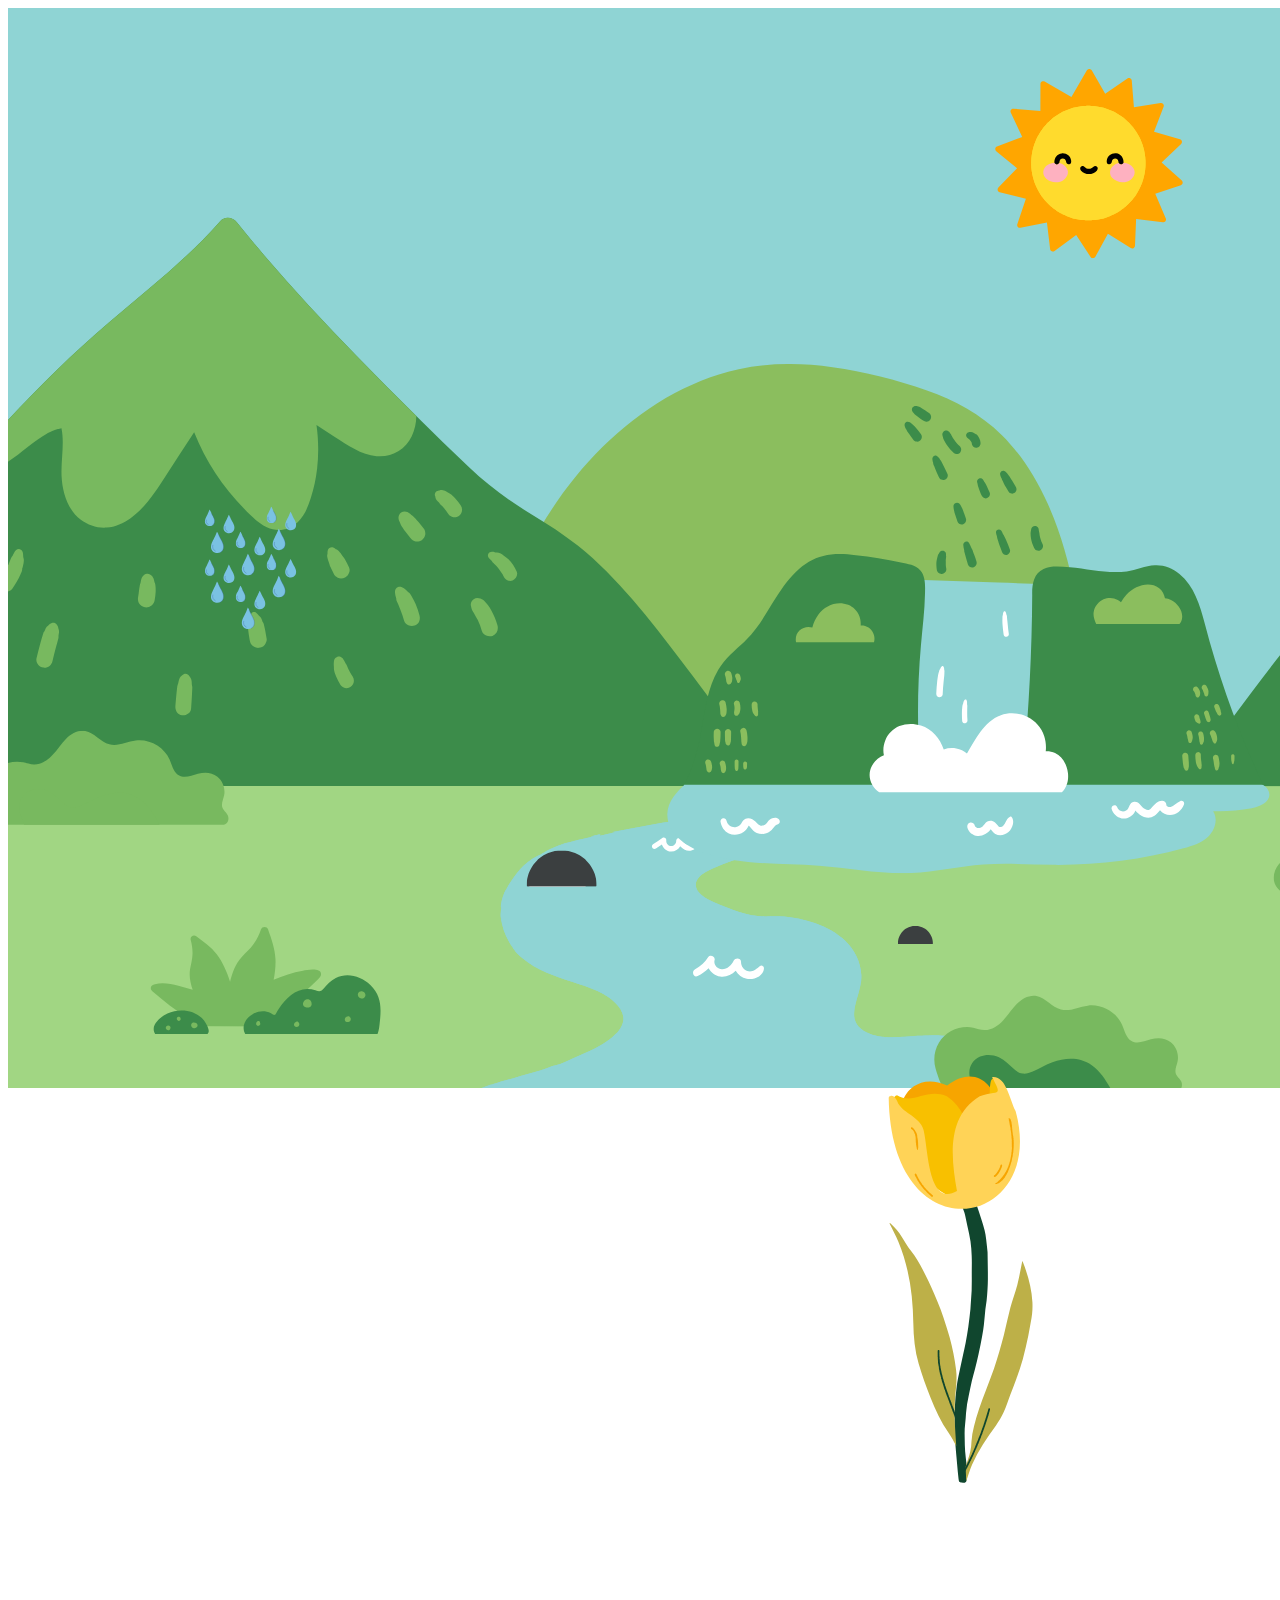
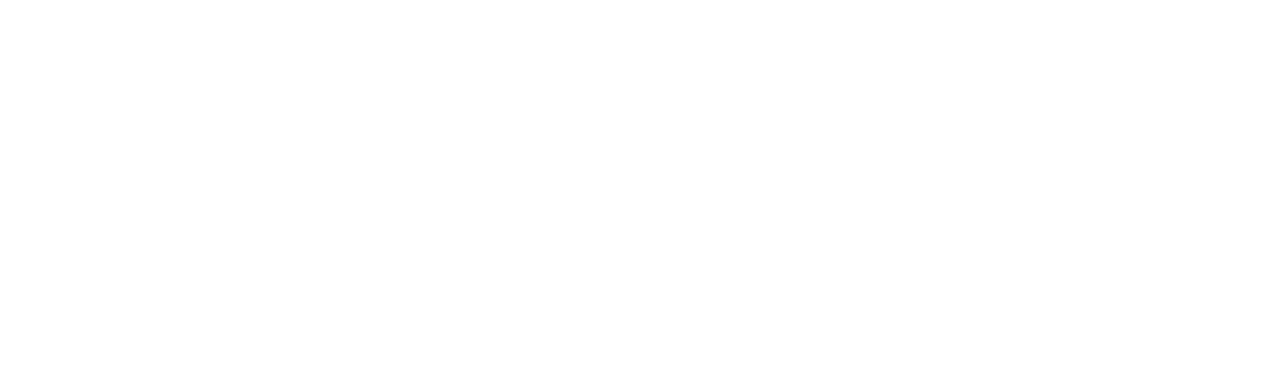
<file: DIA13/index.html>
<!DOCTYPE html>
<html lang="en">
<head>
    <meta charset="UTF-8">
    <meta name="viewport" content="width=device-width, initial-scale=1.0">
    <title>Animation</title>
    <link rel="stylesheet" href="../DIA13/styles.css">
</head>
<body>
    <div class="animacion">
        <img src="../DIA13/img/1.svg" >
     </div>
     <div class="animacion__Sol">
        <img src="../DIA13/img/2.svg" alt="Sol" >
     </div>
     <div class="animacion__Nube">
        <img src="../DIA13/img/3.svg" alt="Nube">
     </div>
     <div class="animacion__Flor">
        <img src="../DIA13/img/4.svg" alt="Flor" class="animacion__Flor">
     </div>
    <div class="animacion__Gotas">
        <img src="../DIA13/img/5.svg" alt="Gotas">
    </div>
</body>
</html>
</file>
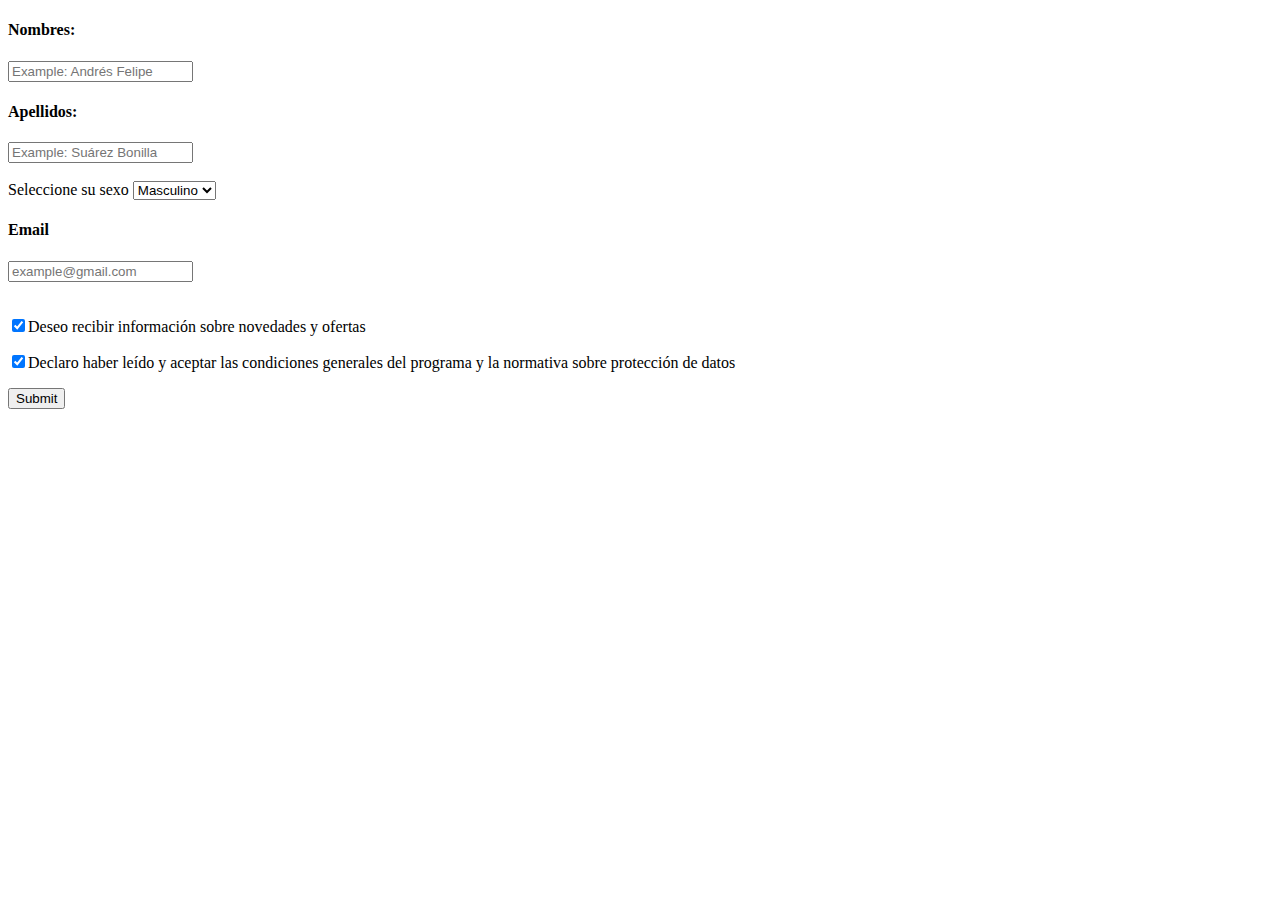
<file: html/index.html>
<!DOCTYPE html>
<html lang="en">
<head>
    <meta charset="UTF-8">
    <meta name="viewport" content="width=device-width, initial-scale=1.0">
    <title>Formulario de registro - Mi web</title>
</head>
<body>
    <div class="center-items">
    <forms action="" method="post" class="forms">
        <h4>Nombres: </h4>
        <input type="text" placeholder="Example: Andrés Felipe">
        <br>
        <h4>Apellidos: </h4>
        <input type="text" placeholder="Example: Suárez Bonilla">
        <br>
        <br>
        <label name="genero"> Seleccione su sexo 
            <select>
                <option>Masculino</option>
                <option>Femenino</option>
            </select>
        </label>

        <h4>Email</h4>
        <input type="email" placeholder="example@gmail.com">
        <br>
        <br>
        <p><input type="checkbox" checked>Deseo recibir información sobre novedades y ofertas</p>
        <p><input type="checkbox" checked>Declaro haber leído y aceptar las condiciones generales del programa y la normativa sobre protección de datos</p>

        <input type="submit" placeholder="Enviar"> 
    </forms>
    </div>
</body>
</html>
</file>
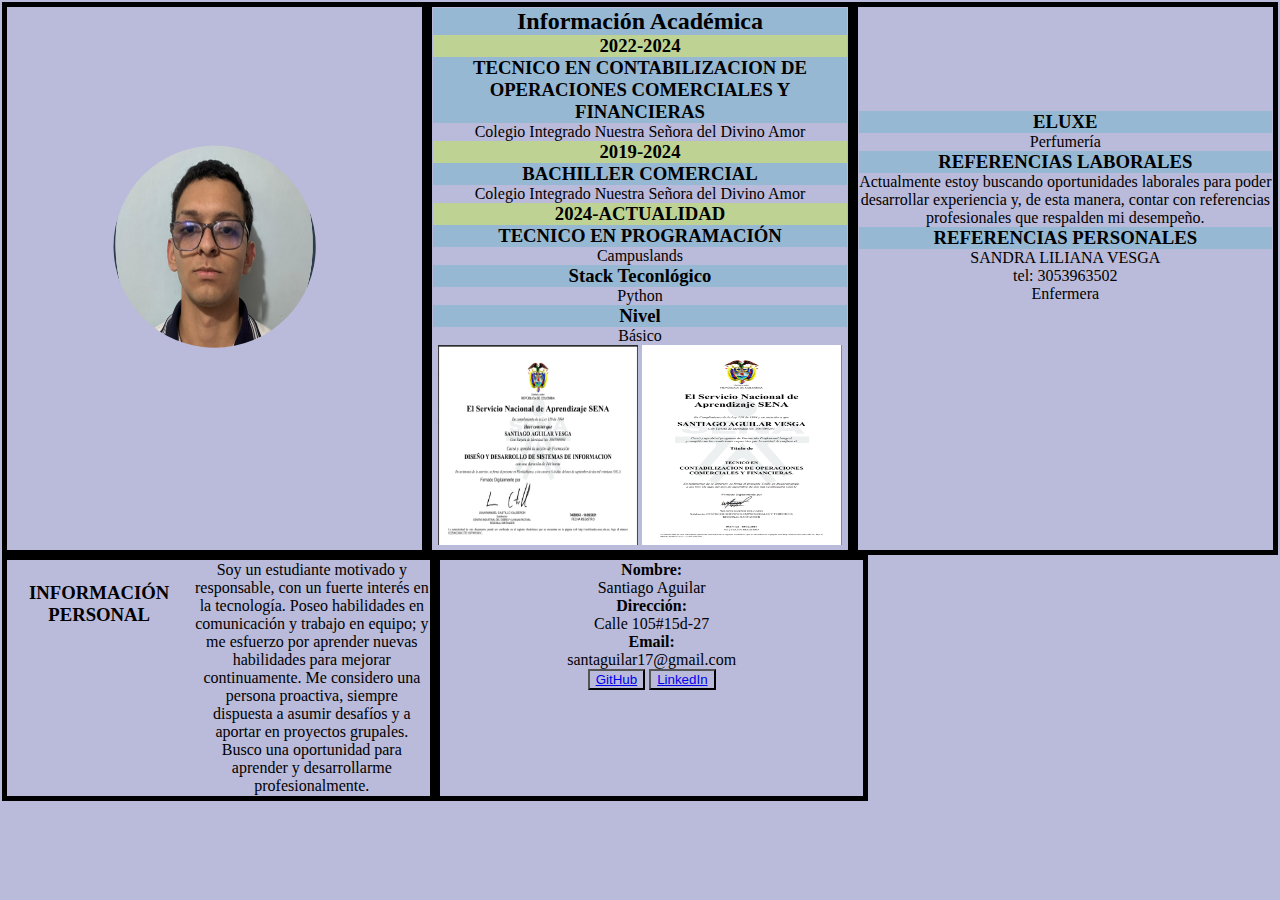
<file: DIA3/html/index.html>
<!DOCTYPE html>
<html lang="en">
<head>
    <link rel="preconnect" href="https://fonts.googleapis.com">
    <link rel="preconnect" href="https://fonts.gstatic.com" crossorigin>
    <link href="https://fonts.googleapis.com/css2?family=Oswald:wght@200..700&display=swap" rel="stylesheet">
    <meta charset="UTF-8">
    <meta name="viewport" content="width=device-width, initial-scale=1.0">
    <title>HV</title>
    <link rel="stylesheet" href="../css/style.css">
    <link rel="icon" type="image/x-icon" href="https://w7.pngwing.com/pngs/231/958/png-transparent-linkedin-resume-computer-icons-curriculum-vitae-the-law-office-of-roger-m-nichols-others-text-rectangle-resume.png">
    </head>
<body>
    <table>
        <tr>
            <td id="casillaFoto"><img src="/DIA3/img/fotoPerfil.png" id="fotoPerfil"> </td>
            <td id="infoAcademica">
                <h2>Información Académica</h2>
                <h3 class="fechas">2022-2024</h3>
                <h3 class="title">TECNICO EN CONTABILIZACION DE OPERACIONES
                COMERCIALES Y FINANCIERAS</h3>
                <p>Colegio Integrado Nuestra Señora
                del Divino Amor</p>
                <h3 class="fechas">2019-2024</h3>
                <h3 class="title">BACHILLER COMERCIAL</h3>
                <p>Colegio Integrado Nuestra Señora
                del Divino Amor</p>
                <h3 class="fechas">2024-ACTUALIDAD</h3>
                <h3 class="title">TECNICO EN PROGRAMACIÓN</h3>
                <p>Campuslands</p>
                <h3>Stack Teconlógico</h3>
                <p>Python</p>
                <h3>Nivel</h3>
                <p>Básico</p>
                <img src="/DIA3/img/DDDSI.png" class="cert">
                <img src="/DIA3/img/TCOCF.png" class="cert">
            </td>
            <td id="referencias">
                <p id="ELUXE">
                <h3>ELUXE</h3>
                <p>Perfumería</p>
                <h3>REFERENCIAS LABORALES</h3>
                <p>Actualmente estoy buscando
                oportunidades laborales para
                poder desarrollar experiencia y,
                de esta manera, contar con
                referencias profesionales que
                respalden mi desempeño.</p>
                <h3>REFERENCIAS PERSONALES</h3>
                <p>SANDRA LILIANA VESGA
                <br>tel: 3053963502
                <br>Enfermera
                </p>
                </p>
            </td>
        </tr>
        <tr>
            <td id="infoPersonal">
            <h3 style="margin: 5%;  background-color: rgb(186, 186, 218);">INFORMACIÓN PERSONAL</h3>
            <p style="margin-left: 1%; ">Soy un estudiante motivado y responsable, con un fuerte
                interés en la tecnología. Poseo habilidades en
                comunicación y trabajo en equipo; y me esfuerzo por
                aprender nuevas habilidades para mejorar
                continuamente. Me considero una persona proactiva,
                siempre dispuesta a asumir desafíos y a aportar en
                proyectos grupales. Busco una oportunidad para
                aprender y desarrollarme profesionalmente.
            </p>
            <td>
                <h4>Nombre: </h4><p>Santiago Aguilar</p>
                <h4>Dirección: </h4><p>Calle 105#15d-27</p>
                <h4>Email: </h4><p>santaguilar17@gmail.com</p>
                <button><a href="https://github.com/Santiagoaghhh">GitHub</a></button>
                <button><a href="https://www.linkedin.com/in/santiago-av-208b38348/">LinkedIn</a></button>
            </td>
            </td>
        </tr>
    </table>
</body>
</html>
</file>
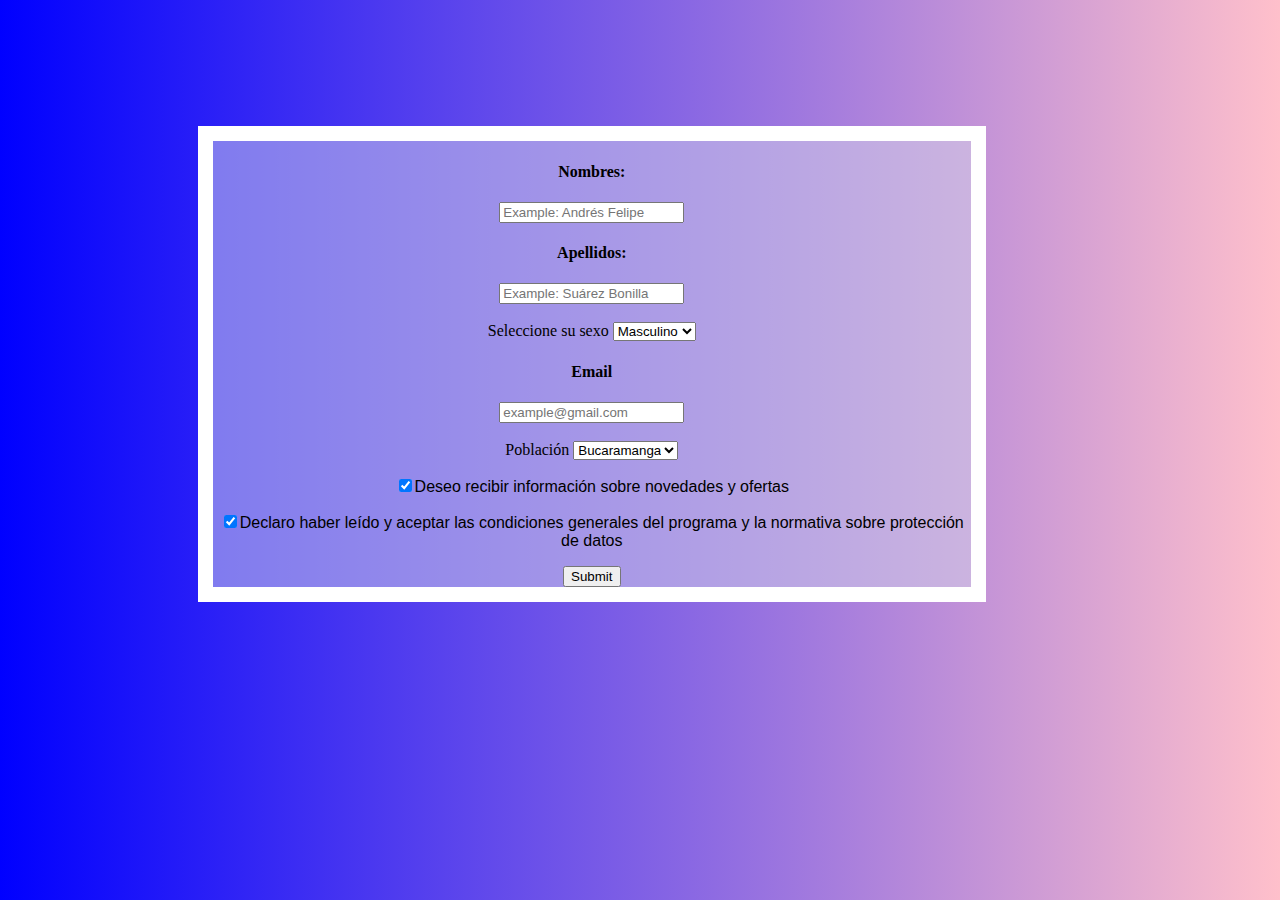
<file: DIA4/html/index.html>
<!DOCTYPE html>
<html lang="en">
<head>
    <meta charset="UTF-8">
    <meta name="viewport" content="width=device-width, initial-scale=1.0">
    <title>Formulario de registro - Mi web</title>
    <link rel="stylesheet" href="../css/style.css">
</head>
<body>
    <div class="center-items">
    <forms action="" method="post" class="forms" maxength="50" >
        <h4>Nombres: </h4>
        <input type="text" placeholder="Example: Andrés Felipe">
        <br>
        <h4>Apellidos: </h4>
        <input type="text" placeholder="Example: Suárez Bonilla">
        <br>
        <br>
        <label name="genero"> Seleccione su sexo 
            <select>
                <option>Masculino</option>
                <option>Femenino</option>
            </select>
        </label>

        <h4>Email</h4>
        <input type="email" placeholder="example@gmail.com">
        <br>
        <br>
        <label name="poblacion"> Población
            <select>
                <option value="bucaramanga">Bucaramanga</option>
                <option value="giron">Girón</option>
                <option value="floridablanca">Floridablanca</option>
                <option value="piedecuesta">Piedecuesta</option>
            </select>
        </label>
        <p><input type="checkbox" checked>Deseo recibir información sobre novedades y ofertas</p>
        <p><input type="checkbox" checked>Declaro haber leído y aceptar las condiciones generales del programa y la normativa sobre protección de datos</p>
        
        <input type="submit" placeholder="Enviar"> 
    </forms>
    </div>
</body>
</html>
</file>
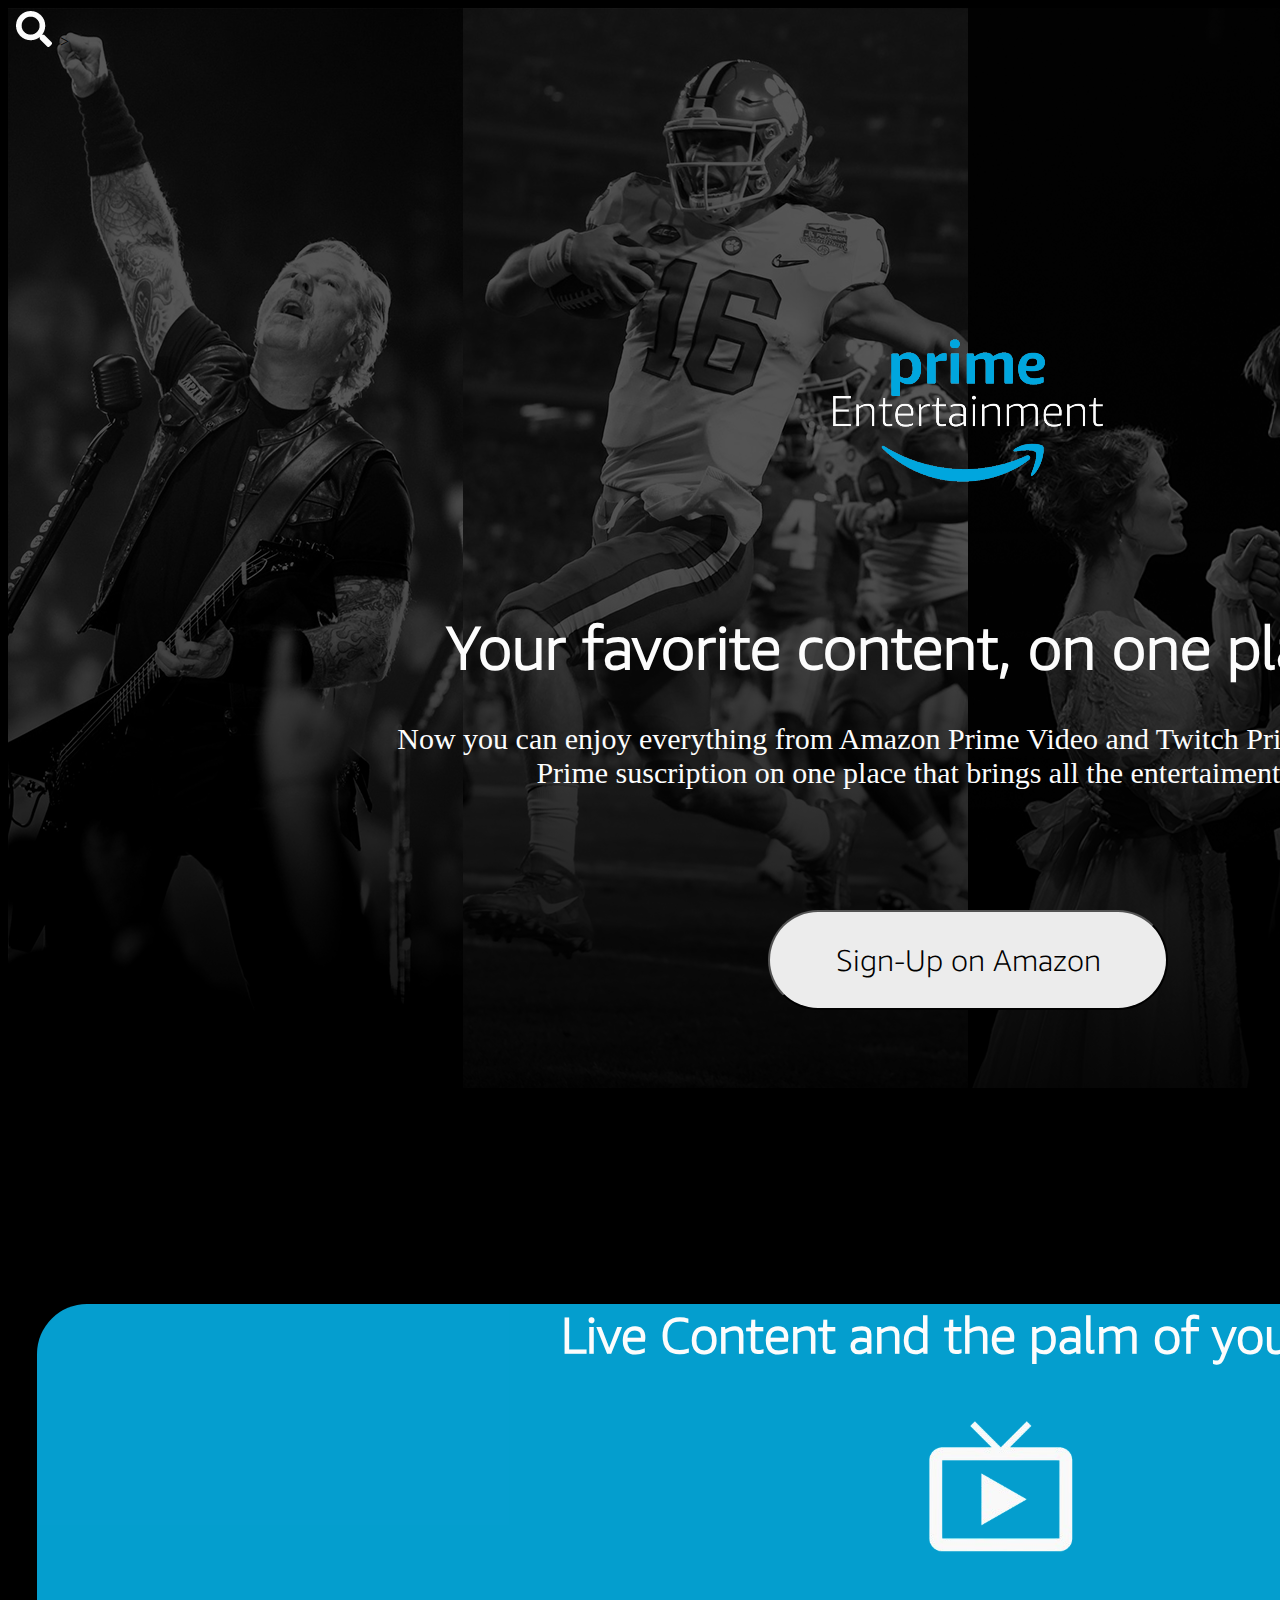
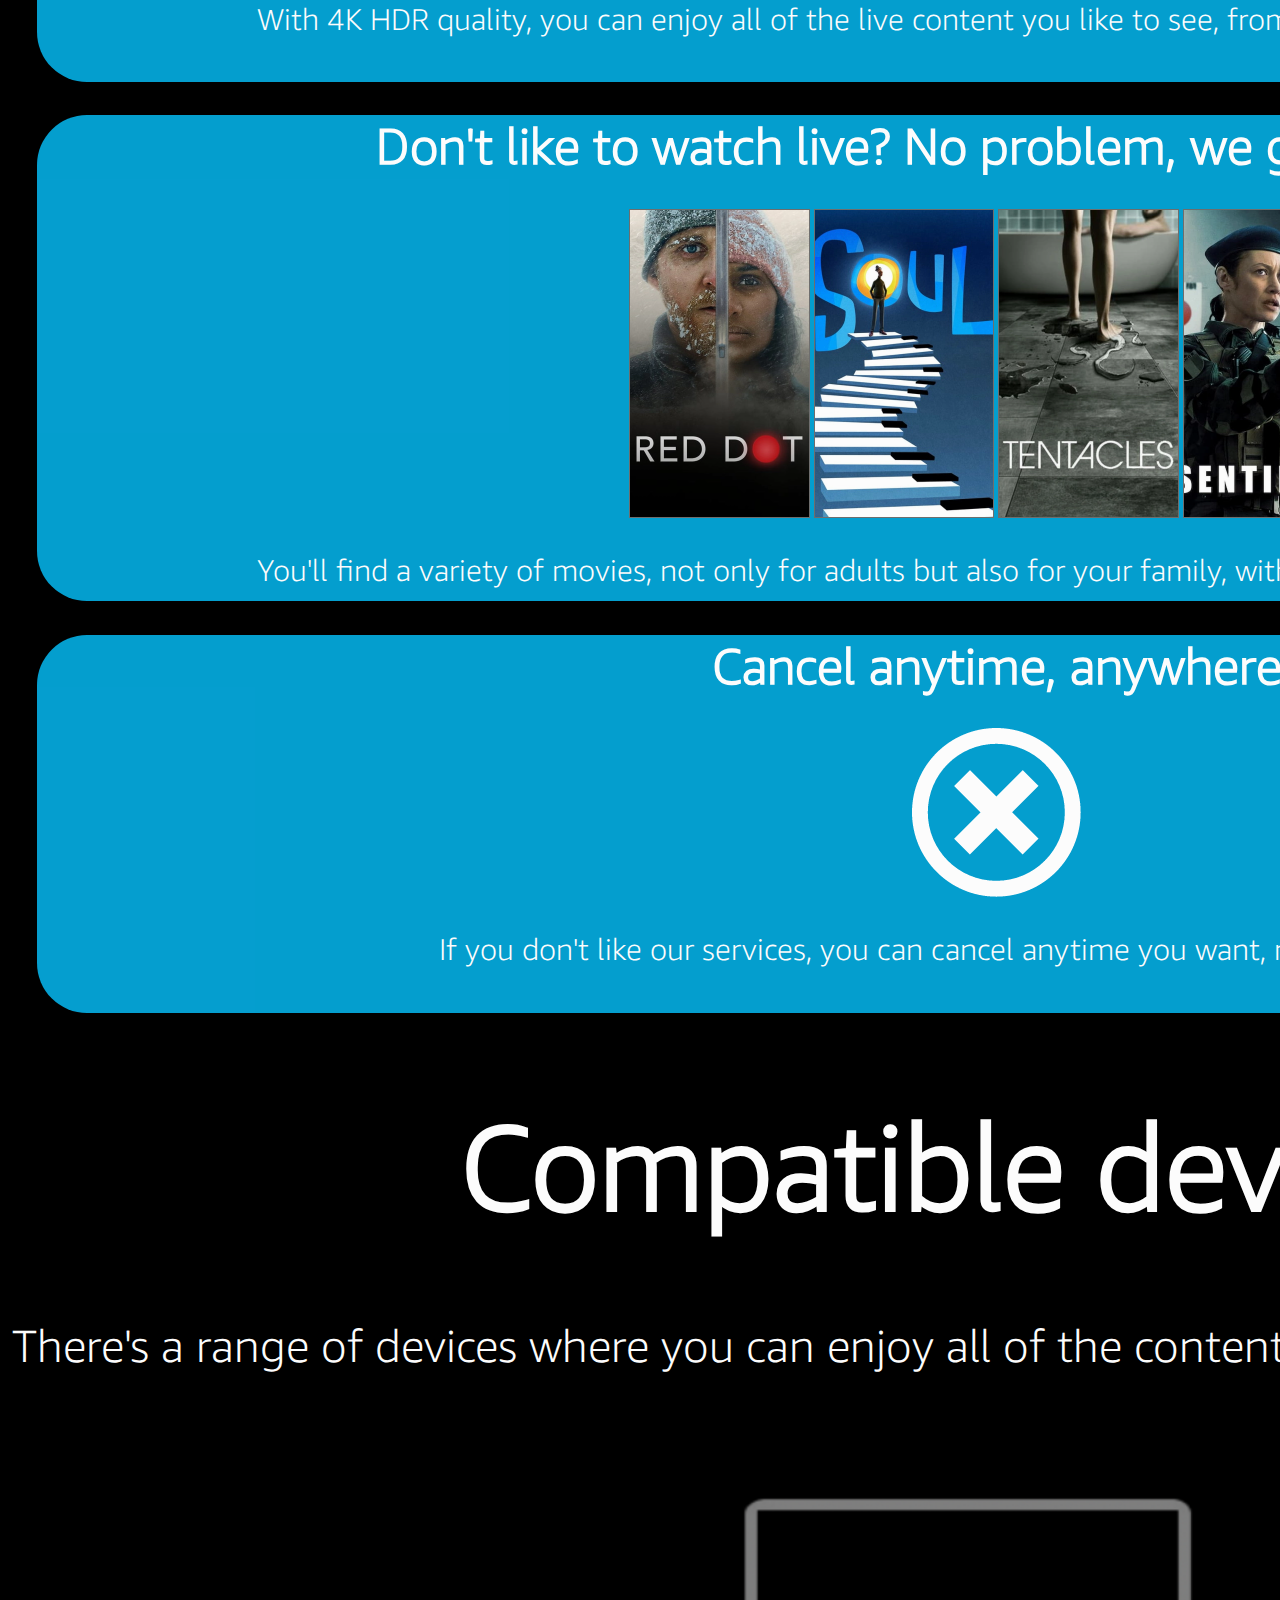
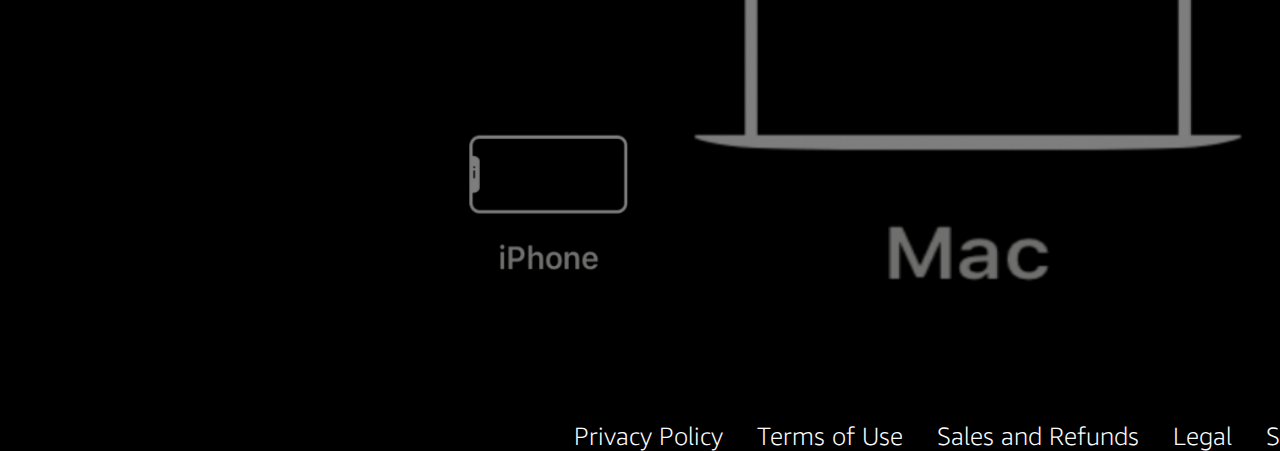
<file: DIA5/html/index.html>
<!DOCTYPE html>
<html lang="en">
<head>
    <meta charset="UTF-8">
    <meta name="viewport" content="width=device-width, initial-scale=1.0">
    <title>Amazon Prime</title>
    <link rel="stylesheet" href="../css/styles.css">
    <link rel="icon" type="image/x-icon" href="../img/LogoPrimeE2.png">
</head>
<body>
    <!--Fondo de toda la página-->
    <div id="fondo">
        <!--BARRA SUPERIOR (LOGIN + SEARCH BUTTON)-->
        <div id="topbar">
            <!--Search icon-->
            <div class="search">
                <button class="search"><img src="../img/Icon awesome-search.png" alt="searchbutton"></button>>
            </div>
    
            <!--Login button-->
            <div class="login">
                <button class="login">Login</button>
            </div>
        </div>
        
        <!--Logo-->
        <div id="logo">    
            <img src="../img/LogoPrimeE2.png"/>        
        </div>

        <!--Text pre sign-up-->
        <div id="text1">
            <h1 id="title1">Your favorite content, on one place only</h1>
                <p class="p-cont">Now you can enjoy everything from Amazon Prime Video and Twitch Prime with you Amazon Prime
                suscription on one place that brings all the entertaiment you love.</p>
        </div>

        <!--Sign up button-->
        <div class="signup">
            <button class="signup">Sign-Up on Amazon </button>
        </div>

        <!--container1-->
        <div class="container">
            <h1 class="title-cont">Live Content and the palm of your hand</h1>
            <img src="../img/TV.png"/>
            <p class="p-cont">With 4K HDR quality, you can enjoy all of the live content you like to see, from Sports 
                events to E-sports events.
            </p>
        </div>

        <!--container2-->
            <div class="container2">
                <h1 class="title-cont">Don't like to watch live? No problem, we got you covered</h1>
                <!--Imágenes-->
                <div>
                    <img src="../img/Rectangle 4-1.png" alt="Rectangle 4-1" class="container2">
                    <img src="../img/Rectangle 4-2.png" alt="Rectangle 4-2" class="container2">
                    <img src="../img/Rectangle 4-3.png" alt="Rectangle 4-3" class="container2">
                    <img src="../img/Rectangle 4-4.png" alt="Rectangle 4-4" class="container2">
                </div> 
                <p class="p-cont">You'll find a variety of movies, not only for adults but also for 
                    your family, with your internet. 24/    7. On demand. 
                </p>
            </div>


        <!--container3-->
        <div class="container">
            <h1 class="title-cont">Cancel anytime, anywhere </h1>
            <img src="../img/Icon metro-cancel.png"/>
            <p class="p-cont">If you don't like our services, you can cancel anytime you want, no contracts,
                no fees.
            </p>
        </div>

        <!--Compatible devices-->
        <!--Nota: Subdividir-->
        <div class="devices">
            <h1 class="devices">Compatible devices</h1>
            <p class="devices">There's a range of devices where you can enjoy all of the content available
                in Prime Entertaiment:
            </p>
            <!--Imágenes-->
            <div class="devices">
                <img src="../img/Image 2.png" alt="iPhone" class="devices">
                <img src="../img/Image 1.png" alt="Mac" id="mac">
                <img src="../img/Image 3.png" alt="PC" class="devices">
            </div>
        </div>
        <!--Politicas & etc-->
        <div id="politicas">
            <a href="" class="etc">Privacy Policy</a>
            <a href="" class="etc">Terms of Use</a>
            <a href="" class="etc">Sales and Refunds</a>
            <a href="" class="etc">Legal</a>
            <a href="" class="etc">Site Map</a>
        </div>
    </div>
</body>
</html>
</file>
<file: DIA13/styles.css>
body{
    height: 100%;
}

.animacion{
    height: 100%;
    width: 100%;
    background-size: cover;
    position: absolute;
}

.animacion__Sol{
    position: relative;
    transform: translate(60%, 0%);
    animation-name: desvanecerSol;
    animation-duration: 7s;
    animation-iteration-count: 1;
}

.animacion__Sol > img{
    width: 50%;
    height: 50%;
}

@keyframes desvanecerSol {
    100%{
        opacity: 0.5;
    }
}


.animacion__Nube{
    position: relative;
    transform: translate(100%, -90%);
    z-index: 10;
    animation: aparecerNube 7s;
    opacity: 1;
}

.animacion__Nube > img{
    width: 50%;
    height: 20%;
}

@keyframes aparecerNube {
    0%{
        transform: translate(100%, -90%);
    }
    30%{
        transform: translate(60%, -90%);
    }
    80%{
        transform: translate(20%, -90%);
    }
    85%{ 
        transform: translate(1%, -90%);
        animation-duration: 4.5s;
    }
    100%{
        transform: translate(1%, -90%);
    }
}


.animacion__Gotas{
    position: relative;
    z-index: 9;
    transform: translate(10%, -900%);
    animation-delay: 5s;
    animation: gotasCaer 3s;
}

@keyframes gotasCaer {
    0%{
    }
    100%{
        transform: translate(10%, -850%);
    }
}



.animacion__Gotas > img{
    width: 20%;
    height: 20%;
}

.animacion__Flor{
    position: relative;
}
</file>
<file: DIA3/css/style.css>
p{
    color: rgb(0, 0, 0);
}

tr{
    display: flex;
}
td{
    border: 5px solid black;
    width: 33%;
    text-align: center;
}

#fotoPerfil{
    width: 50%;
    height: 50%;
    text-align: center;
    margin: 25% 25%;
    clip-path: circle(42%);
}

#infoPersonal{
    width: 33% ;
    display: flex;
}

*{
    margin: 0px;
}

#infoAcademica{
    margin: 0px;
}

#casillafoto{
    text-align: center;
    height: 10%;
    width: 33%;
}

.cert{
    width: 200px;
    height: 200px;
}

#ELUXE{
    margin-top: 25%;
}

body{
    background-color: rgb(186, 186, 218);
}

h2, h3{
    background-color: rgb(150, 184, 211);
}

.fechas{
    background-color: rgb(190, 211, 147);
}

button{
    background-color: rgb(186, 186, 218);
}
</file>
<file: DIA4/css/style.css>
.center-items{
    text-align: center;
    align-items: center;
}

body{
    background: linear-gradient(to right, blue, pink)
}

div{
    margin: 10% 15%;
    width: 60%;
    height: 60%;
    background-color: rgb(214, 214, 231, 0.5);
    padding: 0px;
    border: 15px solid white;
}

p{
    color: black;
    font-family: Impact, Haettenschweiler, 'Arial Narrow Bold', sans-serif;
    padding: 0px;
}
</file>
<file: DIA5/css/styles.css>
@font-face {
    font-family: 'Amazon Embered';
    src: url(/DIA5/fonts/AmazonEmber_Lt.ttf);
    font-weight: normal;
    font-size: 300px; 
}

body{
    background-color: black;
}

#fondo {
    width: 1920px;
    height: 1080px;
    background-repeat: no-repeat;
    background: black url('../img/FondoTwitch.png') 0% 0% no-repeat padding-box;
    opacity: 0.99;
    z-index: 10;
}

#topbar {
    display: flex;
    background-color: none;
}

div.search {
    width: 90%;
    height: 100%;
    z-index: 10;
}

button.search{
    background-color: rgb(266, 256, 256, 0);
    border-color: rgb(266, 256, 256, 0);
}

button.search:hover{
    background-color: rgb(266, 256, 256, 0.3);
    border-color: rgb(266, 256, 256, 0);
}



div.login {
    width: 5%;
    float: inline-end;
    float: right;
    height: 100%;
}

button.login {
    width: 205px;
    height: 54px;
    border-radius: 100px;
    font-family: 'Amazon Embered';
    font-size: 25px;
    text-align: center; 
}

button.login:hover{
    background-color: rgb(214, 209, 209);
}

#logo {
    display: block;
    text-align: center;
    margin-top: 10%;
}

#title1{
    font-family: 'Amazon Embered';
    color: white;
    font-size: 60px;
}

#p1{
    font-family: 'Amazon Embered';
    color: white;
    font-size: 30px;
    justify-content: center;
}

#text1 {
    text-align: center;
    width: 60%;
    margin: auto;
}

div.signup {
    margin-top: 120px;
    text-align: center;
    height: 360px;
}

button.signup {
    border-radius: 150px;
    width: 400px;
    height: 100px;
    font-family: 'Amazon Embered';
    font-size: 30px;
}

button.signup:hover {
    background-color: gray;
    font-size: large;
    font-size: 35px;
}

.container {
    text-align: center;
    background-color: rgb(5, 160, 209);
    display: block;
    width: 100%;
    height: 35%;
    margin: 1% 1.5%;
    border-radius: 50px;
    font-family: 'Amazon Embered';
    color: white;
}

.title-cont{
    font-size: 50px;
}

.p-cont{
    font-size: 30px;
    color: white;
}


div.container2{
    text-align: center;
    background-color: rgb(5, 160, 209);
    display: block;
    width: 100%;
    height: 45%;
    margin: 1% 1.5%;
    border-radius: 50px;
    font-family: 'Amazon Embered';
    color: white;
}

img.container{
    width: 10%;
    height: 15%;
}

div.devices{
    text-align: center;
}

h1.devices{
    font-family: 'Amazon Embered';
    color: white;
    font-size: 120px;
}

p.devices{
    font-family: 'Amazon Embered';
    color: white;
    font-size: 45px;
}

img.devices{
    width: 271px;
    height: 238px;
    opacity: 0.5;
}

img.devices:hover{
    opacity: 1;
    border-radius: 1px;
}

#mac{
    width: 564px;
    height: 500px;
    opacity: 0.5;
}

#mac:hover{
    opacity: 1;
}


#politicas{
    text-align: center;
    margin-top: 100px;
}

.etc{
    font-family: 'Amazon Embered';
    color: white;
    margin: auto 15px;
    font-size: 25px;
}

a{
    text-decoration: none;
}
</file>
